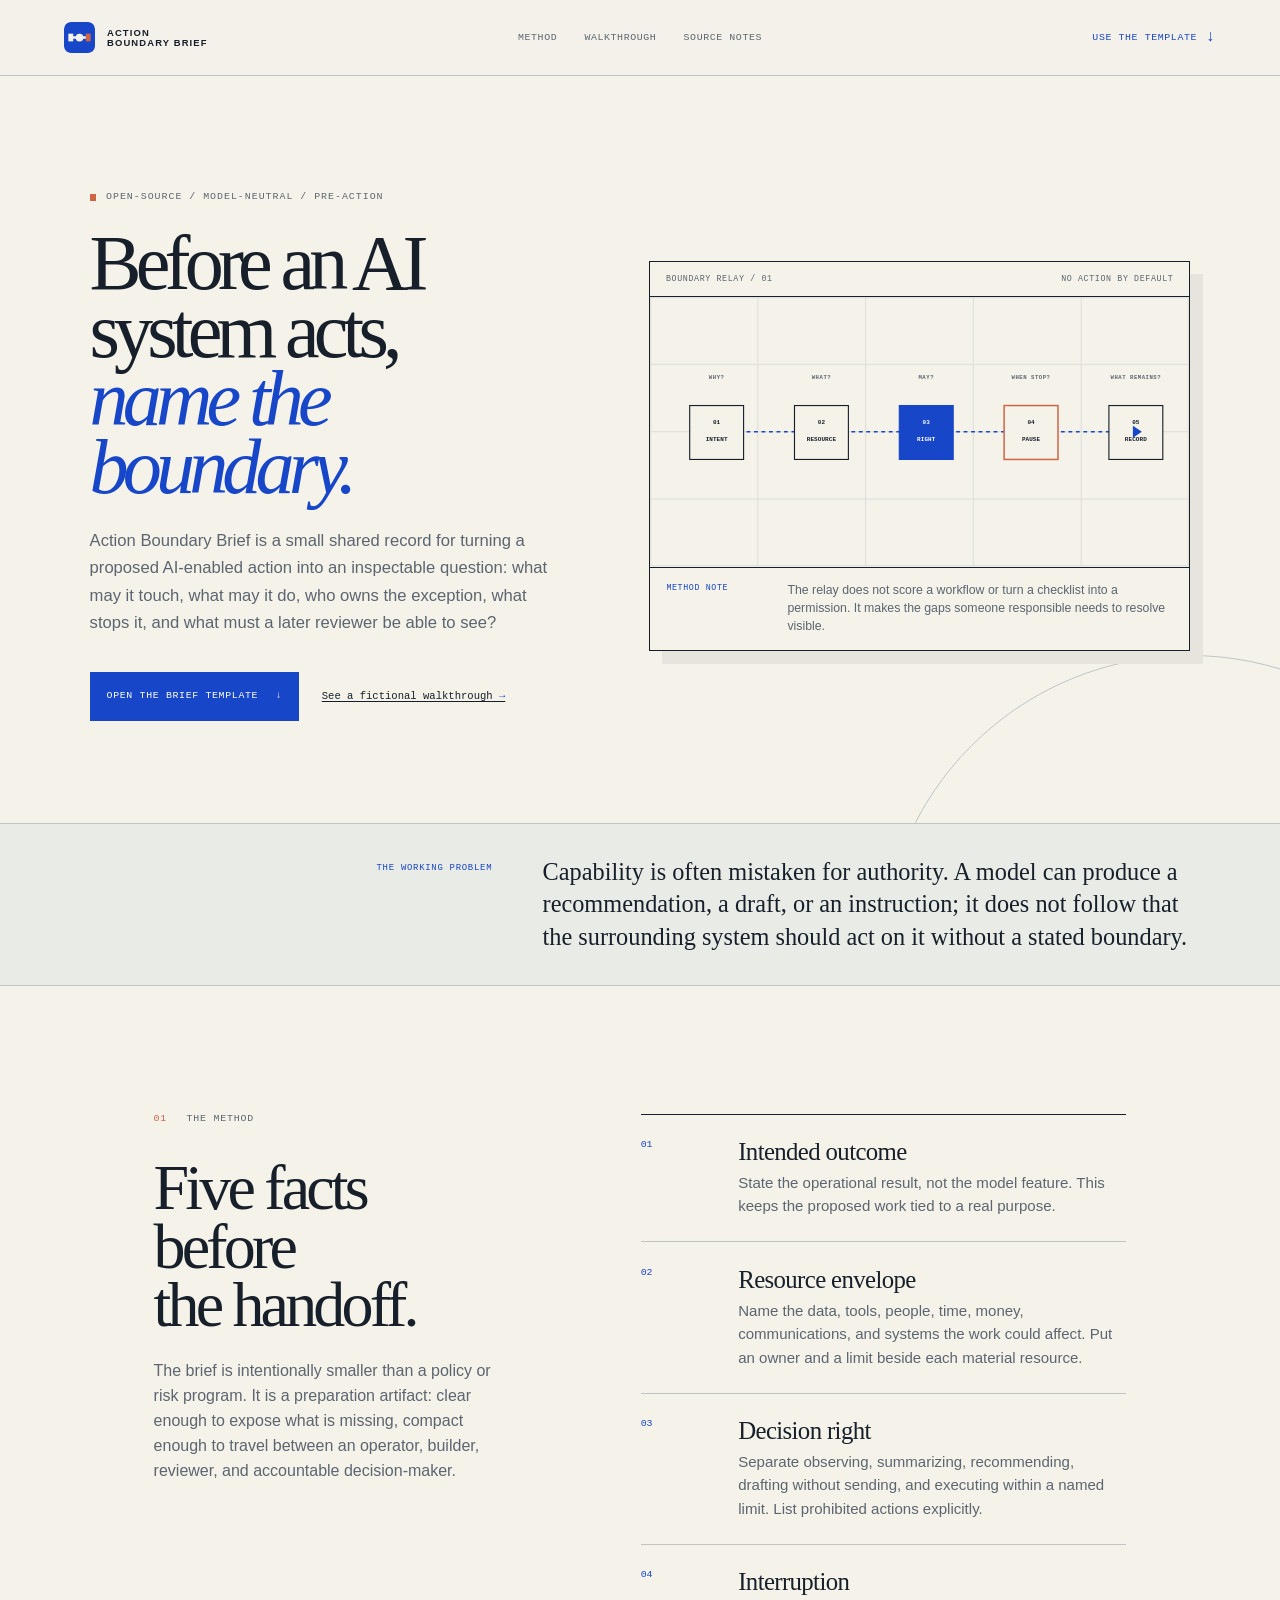
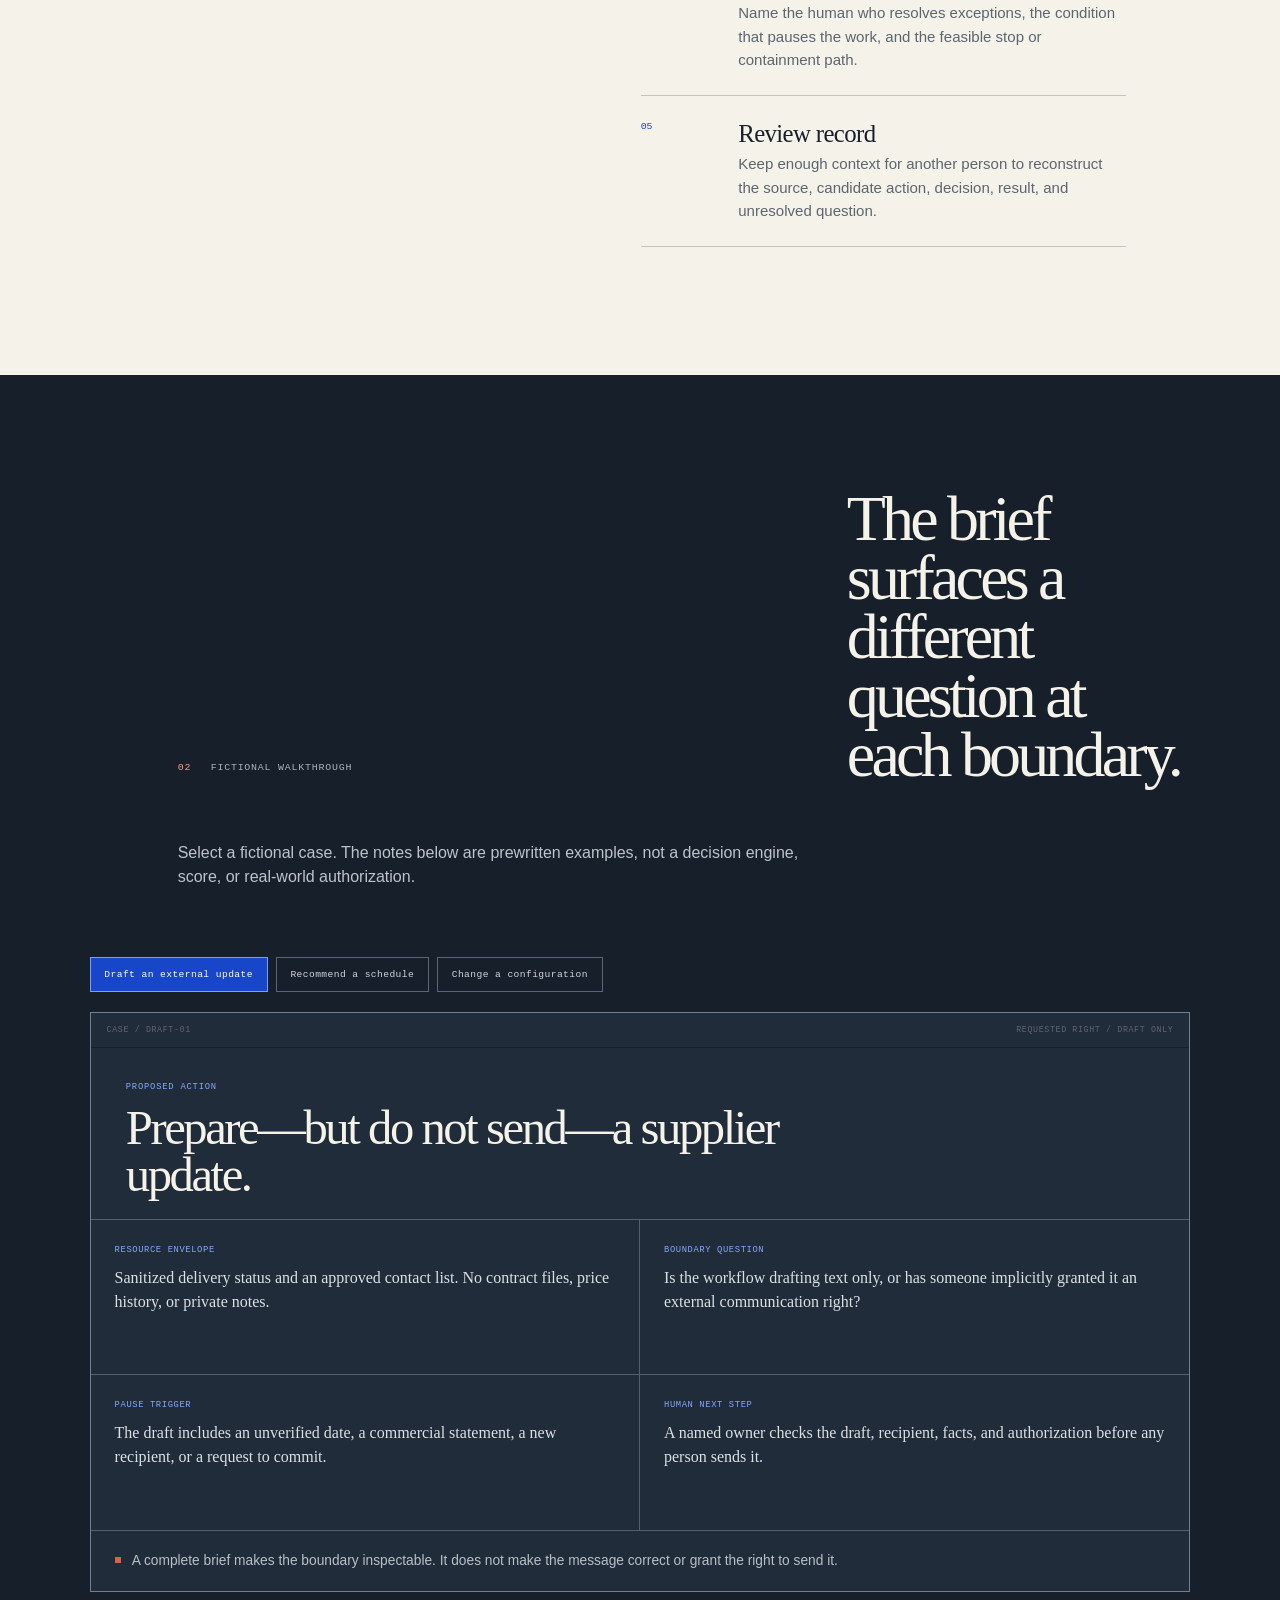
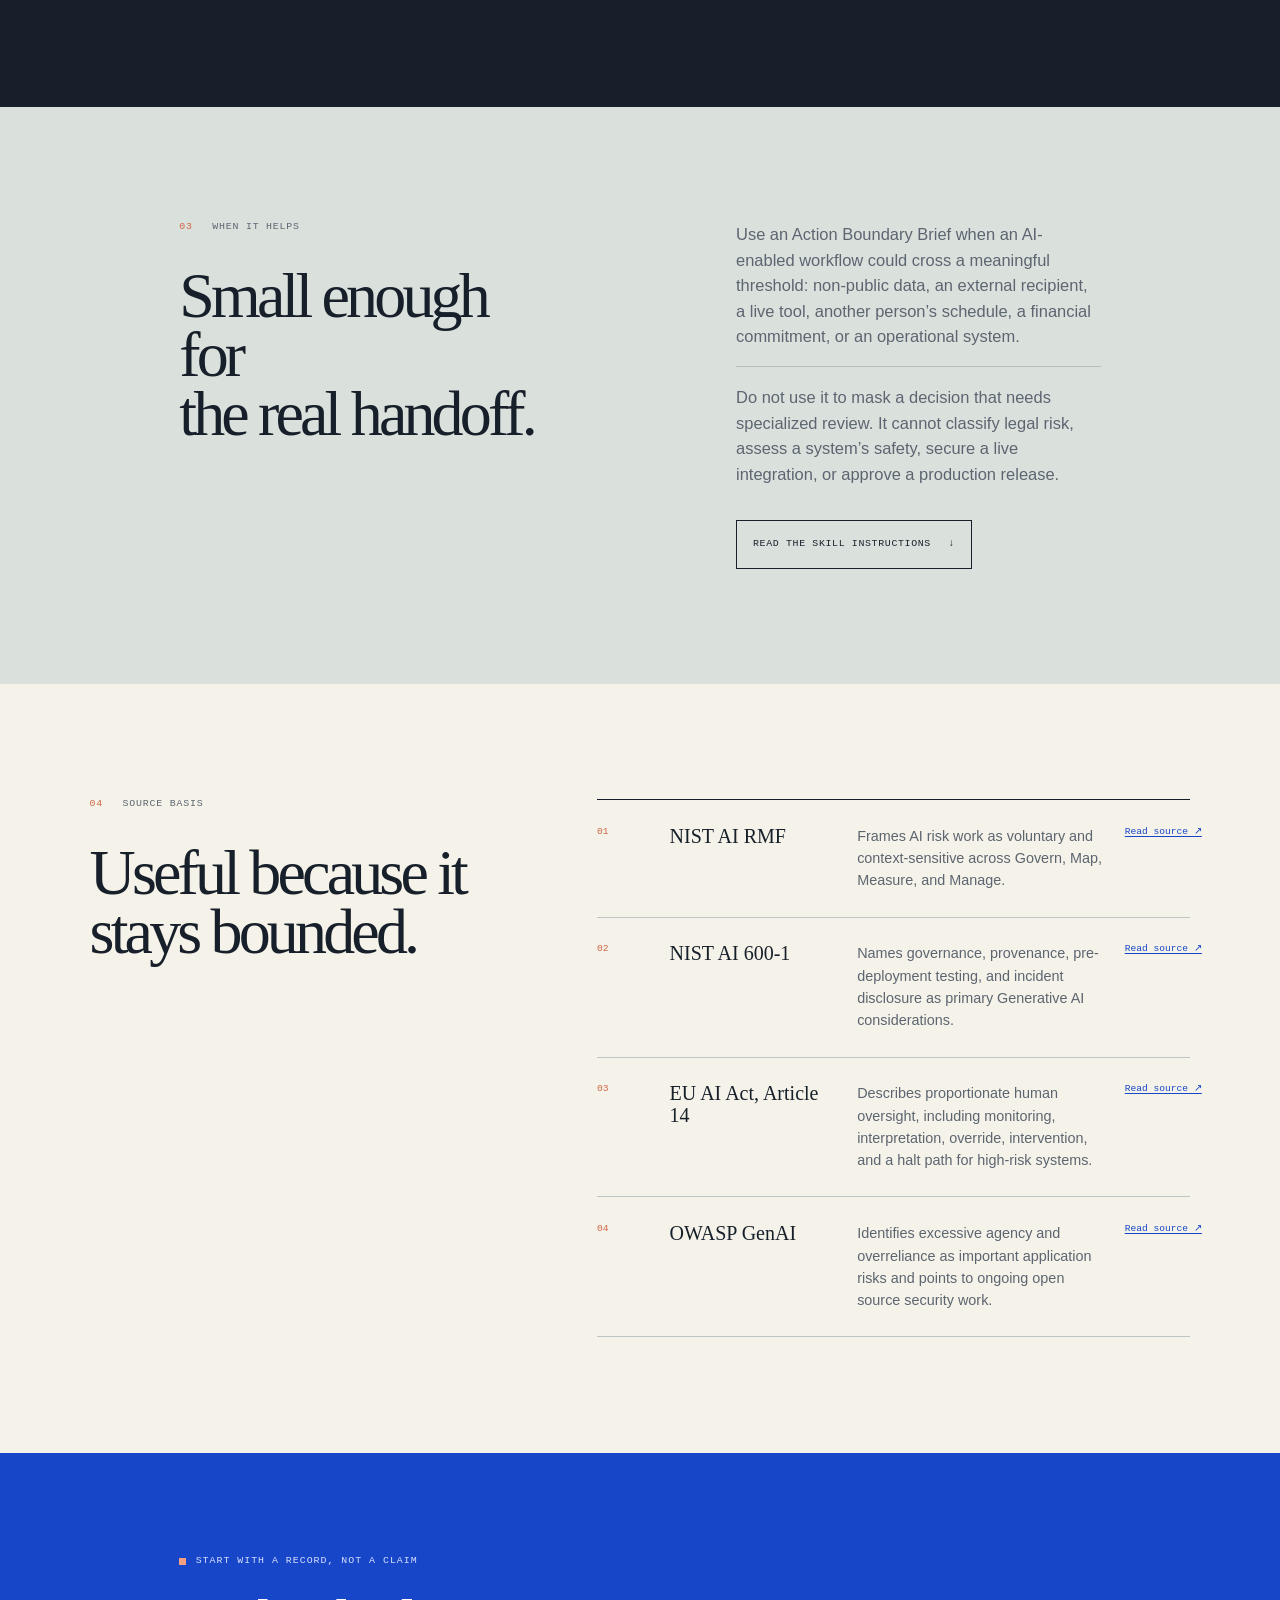
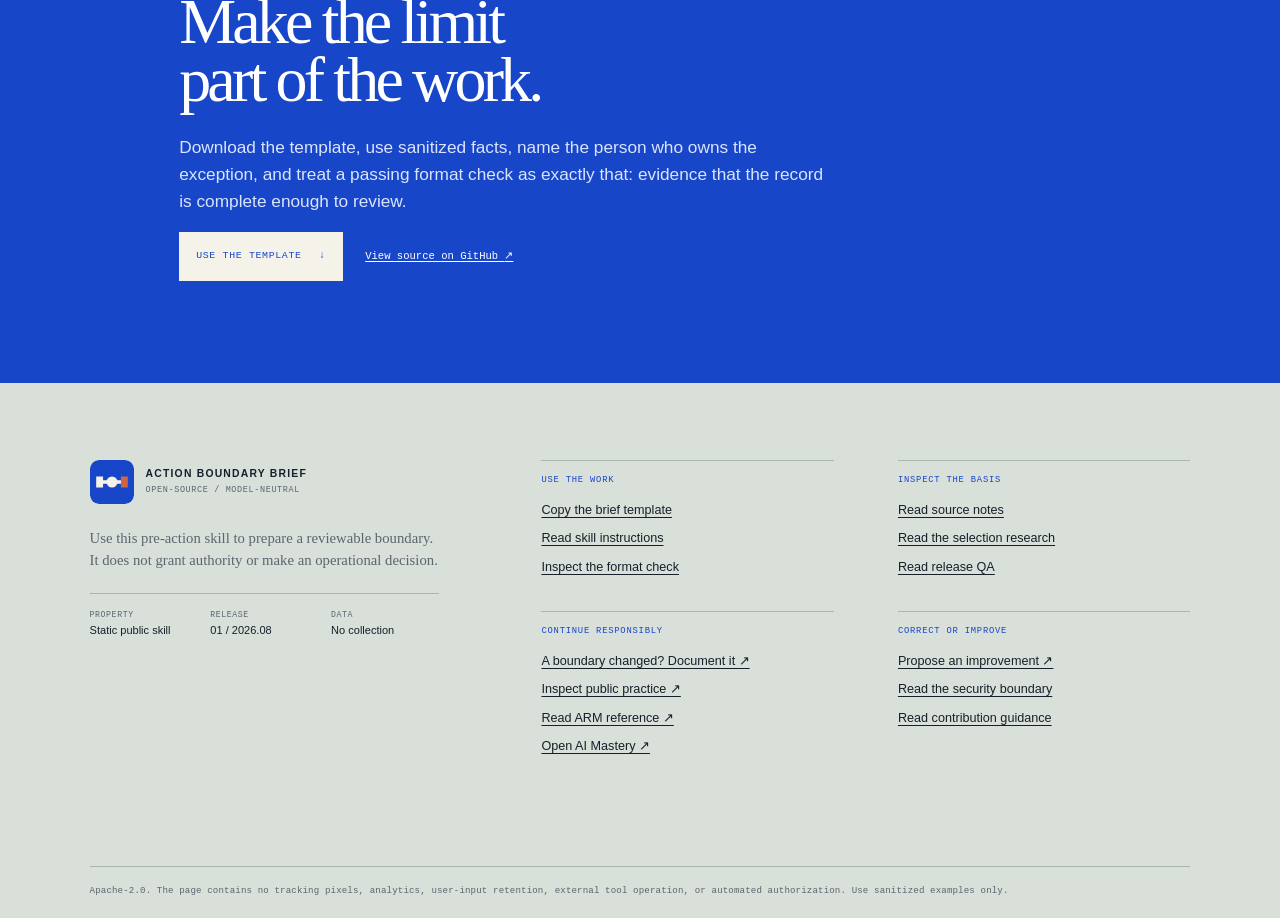
<file: index.html>
<!doctype html>
<html lang="en">
<head>
  <meta charset="utf-8">
  <meta name="viewport" content="width=device-width, initial-scale=1">
  <title>Action Boundary Brief — A Pre-Action Skill for AI-Enabled Work</title>
  <meta name="description" content="An open-source, model-neutral pre-action skill that records the resource boundary, decision right, accountable human, interruption path, and review record before an AI-enabled workflow acts.">
  <meta name="author" content="Virtualmase">
  <meta name="robots" content="index,follow,max-image-preview:large,max-snippet:-1,max-video-preview:-1">
  <link rel="canonical" href="https://virtualmase.github.io/action-boundary-brief/">
  <meta name="theme-color" content="#1746c8">
  <meta property="og:type" content="website">
  <meta property="og:site_name" content="Action Boundary Brief">
  <meta property="og:title" content="Action Boundary Brief — Before an AI System Acts">
  <meta property="og:description" content="A small open-source skill for making AI-enabled work inspectable before access becomes authority.">
  <meta property="og:url" content="https://virtualmase.github.io/action-boundary-brief/">
  <meta property="og:image" content="https://virtualmase.github.io/action-boundary-brief/og-image.png">
  <meta property="og:image:width" content="1200">
  <meta property="og:image:height" content="630">
  <meta property="og:image:alt" content="Action Boundary Brief: Before an AI system acts, name the boundary.">
  <meta property="og:locale" content="en_US">
  <meta name="twitter:card" content="summary_large_image">
  <meta name="twitter:title" content="Action Boundary Brief — Before an AI System Acts">
  <meta name="twitter:description" content="Name the boundary before access becomes authority.">
  <meta name="twitter:image" content="https://virtualmase.github.io/action-boundary-brief/og-image.png">
  <meta name="twitter:image:alt" content="Action Boundary Brief relay mark and pre-action boundary statement.">
  <link rel="icon" href="favicon.svg" type="image/svg+xml">
  <link rel="icon" href="favicon-48.png" sizes="48x48" type="image/png">
  <link rel="apple-touch-icon" href="favicon-180.png" sizes="180x180">
  <link rel="manifest" href="manifest.webmanifest">
  <link rel="stylesheet" href="styles.css">
  <link rel="stylesheet" href="identity-seo.css">
  <script>document.documentElement.classList.add('js');</script>
  <script type="application/ld+json">
  {
    "@context":"https://schema.org",
    "@graph":[
      {"@type":"WebSite","@id":"https://virtualmase.github.io/action-boundary-brief/#website","name":"Action Boundary Brief","url":"https://virtualmase.github.io/action-boundary-brief/","inLanguage":"en","description":"A public, open-source skill for making AI-enabled work inspectable before access becomes authority."},
      {"@type":"WebPage","@id":"https://virtualmase.github.io/action-boundary-brief/#webpage","url":"https://virtualmase.github.io/action-boundary-brief/","name":"Action Boundary Brief — A Pre-Action Skill for AI-Enabled Work","description":"A model-neutral pre-action skill that records an intended outcome, resource envelope, decision right, accountable human, interruption path, and review record.","isPartOf":{"@id":"https://virtualmase.github.io/action-boundary-brief/#website"},"inLanguage":"en","primaryImageOfPage":{"@type":"ImageObject","url":"https://virtualmase.github.io/action-boundary-brief/og-image.png","width":1200,"height":630}},
      {"@type":"SoftwareSourceCode","@id":"https://virtualmase.github.io/action-boundary-brief/#source","name":"Action Boundary Brief","codeRepository":"https://github.com/virtualmase/action-boundary-brief","programmingLanguage":["Markdown","Python","JavaScript","HTML","CSS"],"license":"https://www.apache.org/licenses/LICENSE-2.0","isBasedOn":["https://www.nist.gov/itl/ai-risk-management-framework","https://doi.org/10.6028/NIST.AI.600-1","https://ai-act-service-desk.ec.europa.eu/en/ai-act/article-14","https://owasp.org/www-project-top-10-for-large-language-model-applications/"],"description":"A model-neutral pre-action skill for documenting an AI-enabled action’s intended outcome, resource envelope, decision right, accountable person, interruption path, and review record."}
    ]
  }
  </script>
</head>
<body>
  <a class="skip-link" href="#main">Skip to the brief</a>
  <header class="site-header">
    <a class="brand" href="#top" aria-label="Action Boundary Brief home"><img class="brand-symbol" src="favicon.svg" alt=""><span>ACTION<br>BOUNDARY BRIEF</span></a>
    <nav class="desktop-nav" aria-label="Page navigation"><a href="#method">Method</a><a href="#walkthrough">Walkthrough</a><a href="#sources">Source notes</a></nav>
    <a class="header-link" href="templates/action-boundary-brief.md">Use the template <span aria-hidden="true">↓</span></a>
    <button class="menu-toggle" type="button" aria-expanded="false" aria-controls="mobile-menu" aria-label="Open navigation"><span></span><span></span></button>
    <nav class="mobile-menu" id="mobile-menu" aria-label="Mobile navigation"><a href="#method">Method</a><a href="#walkthrough">Walkthrough</a><a href="#sources">Source notes</a><a href="templates/action-boundary-brief.md">Use the template</a></nav>
  </header>
  <main id="main">
    <section class="hero" id="top" aria-labelledby="hero-title">
      <div class="hero-copy"><p class="eyebrow"><i></i> OPEN-SOURCE / MODEL-NEUTRAL / PRE-ACTION</p><h1 id="hero-title">Before an AI system acts,<br><em>name the boundary.</em></h1><p class="hero-deck">Action Boundary Brief is a small shared record for turning a proposed AI-enabled action into an inspectable question: what may it touch, what may it do, who owns the exception, what stops it, and what must a later reviewer be able to see?</p><div class="hero-actions"><a class="button button-primary" href="templates/action-boundary-brief.md">Open the brief template <span aria-hidden="true">↓</span></a><a class="text-link" href="#walkthrough">See a fictional walkthrough <span aria-hidden="true">→</span></a></div></div>
      <figure class="relay-figure" aria-labelledby="relay-caption"><div class="panel-meta"><span>BOUNDARY RELAY / 01</span><span>NO ACTION BY DEFAULT</span></div><svg viewBox="0 0 720 360" role="img" aria-labelledby="relay-title relay-description"><title id="relay-title">The Action Boundary Brief relay</title><desc id="relay-description">A proposed action moves through five gates: intent, resources, right, interruption, and record. Each gate requires an explicit fact before the next stage can be reviewed.</desc><path class="grid" d="M1 1h718v358H1zM1 90h718M1 180h718M1 270h718M144 1v358M288 1v358M432 1v358M576 1v358"/><path class="route" d="M59 180h601"/><g class="gate"><rect x="53" y="145" width="72" height="72"/><text x="89" y="169">01</text><text x="89" y="193">INTENT</text></g><g class="gate"><rect x="193" y="145" width="72" height="72"/><text x="229" y="169">02</text><text x="229" y="193">RESOURCE</text></g><g class="gate active"><rect x="333" y="145" width="72" height="72"/><text x="369" y="169">03</text><text x="369" y="193">RIGHT</text></g><g class="gate pause"><rect x="473" y="145" width="72" height="72"/><text x="509" y="169">04</text><text x="509" y="193">PAUSE</text></g><g class="gate"><rect x="613" y="145" width="72" height="72"/><text x="649" y="169">05</text><text x="649" y="193">RECORD</text></g><text class="micro-label" x="89" y="110">WHY?</text><text class="micro-label" x="229" y="110">WHAT?</text><text class="micro-label" x="369" y="110">MAY?</text><text class="micro-label" x="509" y="110">WHEN STOP?</text><text class="micro-label" x="649" y="110">WHAT REMAINS?</text><path class="arrow" d="m657 180-12-8v16z"/></svg><figcaption id="relay-caption"><span>METHOD NOTE</span> The relay does not score a workflow or turn a checklist into a permission. It makes the gaps someone responsible needs to resolve visible.</figcaption></figure>
    </section>
    <section class="statement"><p><span>THE WORKING PROBLEM</span> Capability is often mistaken for authority. A model can produce a recommendation, a draft, or an instruction; it does not follow that the surrounding system should act on it without a stated boundary.</p></section>
    <section class="method" id="method" aria-labelledby="method-title"><div class="section-intro"><p class="section-label"><b>01</b> THE METHOD</p><h2 id="method-title">Five facts before<br>the handoff.</h2><p>The brief is intentionally smaller than a policy or risk program. It is a preparation artifact: clear enough to expose what is missing, compact enough to travel between an operator, builder, reviewer, and accountable decision-maker.</p></div><ol class="method-steps"><li><span>01</span><div><h3>Intended outcome</h3><p>State the operational result, not the model feature. This keeps the proposed work tied to a real purpose.</p></div></li><li><span>02</span><div><h3>Resource envelope</h3><p>Name the data, tools, people, time, money, communications, and systems the work could affect. Put an owner and a limit beside each material resource.</p></div></li><li><span>03</span><div><h3>Decision right</h3><p>Separate observing, summarizing, recommending, drafting without sending, and executing within a named limit. List prohibited actions explicitly.</p></div></li><li><span>04</span><div><h3>Interruption</h3><p>Name the human who resolves exceptions, the condition that pauses the work, and the feasible stop or containment path.</p></div></li><li><span>05</span><div><h3>Review record</h3><p>Keep enough context for another person to reconstruct the source, candidate action, decision, result, and unresolved question.</p></div></li></ol></section>
    <section class="walkthrough" id="walkthrough" aria-labelledby="walkthrough-title"><div class="walkthrough-head"><p class="section-label"><b>02</b> FICTIONAL WALKTHROUGH</p><h2 id="walkthrough-title">The brief surfaces a<br>different question at each boundary.</h2><p>Select a fictional case. The notes below are prewritten examples, not a decision engine, score, or real-world authorization.</p></div><div class="case-selector" role="group" aria-label="Choose a fictional walkthrough case"><button class="case-button is-selected" type="button" data-case="draft">Draft an external update</button><button class="case-button" type="button" data-case="schedule">Recommend a schedule</button><button class="case-button" type="button" data-case="config">Change a configuration</button></div><article class="case-sheet" aria-live="polite"><div class="case-meta"><span id="case-code">CASE / DRAFT-01</span><span id="case-state">REQUESTED RIGHT / DRAFT ONLY</span></div><div class="case-title"><p>PROPOSED ACTION</p><h3 id="case-title">Prepare—but do not send—a supplier update.</h3></div><dl class="case-grid"><div><dt>Resource envelope</dt><dd id="case-resource">Sanitized delivery status and an approved contact list. No contract files, price history, or private notes.</dd></div><div><dt>Boundary question</dt><dd id="case-question">Is the workflow drafting text only, or has someone implicitly granted it an external communication right?</dd></div><div><dt>Pause trigger</dt><dd id="case-pause">The draft includes an unverified date, a commercial statement, a new recipient, or a request to commit.</dd></div><div><dt>Human next step</dt><dd id="case-next">A named owner checks the draft, recipient, facts, and authorization before any person sends it.</dd></div></dl><p class="case-note"><i></i><span id="case-note">A complete brief makes the boundary inspectable. It does not make the message correct or grant the right to send it.</span></p></article></section>
    <section class="use-boundary"><div><p class="section-label"><b>03</b> WHEN IT HELPS</p><h2>Small enough for<br>the real handoff.</h2></div><div class="use-copy"><p>Use an Action Boundary Brief when an AI-enabled workflow could cross a meaningful threshold: non-public data, an external recipient, a live tool, another person’s schedule, a financial commitment, or an operational system.</p><p>Do not use it to mask a decision that needs specialized review. It cannot classify legal risk, assess a system’s safety, secure a live integration, or approve a production release.</p><a class="button button-outline" href="SKILL.md">Read the skill instructions <span aria-hidden="true">↓</span></a></div></section>
    <section class="sources" id="sources" aria-labelledby="sources-title"><div><p class="section-label"><b>04</b> SOURCE BASIS</p><h2 id="sources-title">Useful because it<br>stays bounded.</h2></div><div class="source-list"><article><span>01</span><h3>NIST AI RMF</h3><p>Frames AI risk work as voluntary and context-sensitive across Govern, Map, Measure, and Manage.</p><a href="https://www.nist.gov/itl/ai-risk-management-framework">Read source ↗</a></article><article><span>02</span><h3>NIST AI 600-1</h3><p>Names governance, provenance, pre-deployment testing, and incident disclosure as primary Generative AI considerations.</p><a href="https://doi.org/10.6028/NIST.AI.600-1">Read source ↗</a></article><article><span>03</span><h3>EU AI Act, Article 14</h3><p>Describes proportionate human oversight, including monitoring, interpretation, override, intervention, and a halt path for high-risk systems.</p><a href="https://ai-act-service-desk.ec.europa.eu/en/ai-act/article-14">Read source ↗</a></article><article><span>04</span><h3>OWASP GenAI</h3><p>Identifies excessive agency and overreliance as important application risks and points to ongoing open source security work.</p><a href="https://owasp.org/www-project-top-10-for-large-language-model-applications/">Read source ↗</a></article></div></section>
    <section class="closing"><p class="eyebrow"><i></i> START WITH A RECORD, NOT A CLAIM</p><h2>Make the limit<br>part of the work.</h2><p>Download the template, use sanitized facts, name the person who owns the exception, and treat a passing format check as exactly that: evidence that the record is complete enough to review.</p><div><a class="button button-primary" href="templates/action-boundary-brief.md">Use the template <span aria-hidden="true">↓</span></a><a class="text-link" href="https://github.com/virtualmase/action-boundary-brief">View source on GitHub <span aria-hidden="true">↗</span></a></div></section>
  </main>
  <footer class="site-footer site-footer--operating" aria-label="Action Boundary Brief continuation routes">
    <div class="footer-overview"><a class="footer-identity" href="#top"><img src="favicon.svg" alt="" width="48" height="48"><span><strong>ACTION BOUNDARY BRIEF</strong><small>OPEN-SOURCE / MODEL-NEUTRAL</small></span></a><p>Use this pre-action skill to prepare a reviewable boundary. It does not grant authority or make an operational decision.</p><dl class="release-status"><div><dt>PROPERTY</dt><dd>Static public skill</dd></div><div><dt>RELEASE</dt><dd>01 / 2026.08</dd></div><div><dt>DATA</dt><dd>No collection</dd></div></dl></div>
    <div class="footer-route-grid"><section><h2>Use the work</h2><a href="templates/action-boundary-brief.md">Copy the brief template</a><a href="SKILL.md">Read skill instructions</a><a href="scripts/validate_boundary_brief.py">Inspect the format check</a></section><section><h2>Inspect the basis</h2><a href="references/source-notes.md">Read source notes</a><a href="research/discovery.md">Read the selection research</a><a href="QA.md">Read release QA</a></section><section><h2>Continue responsibly</h2><a href="https://virtualmase.github.io/ai-change-record/">A boundary changed? Document it ↗</a><a href="https://autonomousresourcemanagement.com/practice/">Inspect public practice ↗</a><a href="https://autonomousresourcemanagement.com/">Read ARM reference ↗</a><a href="https://virtualmase.github.io/ai-mastery/">Open AI Mastery ↗</a></section><section><h2>Correct or improve</h2><a href="https://github.com/virtualmase/action-boundary-brief/issues">Propose an improvement ↗</a><a href="SECURITY.md">Read the security boundary</a><a href="CONTRIBUTING.md">Read contribution guidance</a></section></div>
    <p class="footer-boundary">Apache-2.0. The page contains no tracking pixels, analytics, user-input retention, external tool operation, or automated authorization. Use sanitized examples only.</p>
  </footer>
  <script src="script.js" defer></script>
</body>
</html>
</file>
<file: styles.css>
/* Decision Relay — light technical wayfinding; cobalt signals named boundary, rust signals pause/unknown. */
:root{--paper:#f4f2e9;--paper-deep:#e6e4dc;--ink:#17202a;--soft:#5c6570;--line:#bfc5c5;--cobalt:#1746c8;--cobalt-deep:#0e2d83;--rust:#ce6545;--serif:Georgia,"Times New Roman",serif;--sans:Arial,Helvetica,sans-serif;--mono:"SFMono-Regular",Consolas,"Liberation Mono",monospace;--ease:cubic-bezier(.23,1,.32,1)}*{box-sizing:border-box}html{scroll-behavior:smooth}body{margin:0;min-width:320px;background:var(--paper);color:var(--ink);font:16px/1.55 var(--sans)}a{color:inherit;text-underline-offset:.2em;text-decoration-thickness:1px}a:focus-visible,button:focus-visible{outline:3px solid var(--rust);outline-offset:4px}.skip-link{position:fixed;z-index:30;top:.75rem;left:.75rem;padding:.75rem 1rem;background:var(--cobalt);color:#fff;transform:translateY(-200%)}.skip-link:focus{transform:translateY(0)}.site-header{min-height:76px;padding:0 clamp(1.2rem,5vw,5rem);display:grid;grid-template-columns:minmax(200px,1fr) auto minmax(200px,1fr);align-items:center;border-bottom:1px solid var(--line);background:color-mix(in srgb,var(--paper) 94%,transparent);position:relative;z-index:5}.brand{display:inline-flex;align-items:center;gap:.75rem;width:max-content;text-decoration:none;font:700 .59rem/.98 var(--sans);letter-spacing:.12em}.brand svg,.footer-mark svg{width:58px;height:24px;fill:none;stroke:var(--cobalt);stroke-width:2}.desktop-nav{display:flex;gap:1.7rem}.desktop-nav a,.header-link{color:var(--soft);font:.62rem/1 var(--mono);letter-spacing:.06em;text-decoration:none;text-transform:uppercase}.desktop-nav a:hover,.header-link{color:var(--cobalt)}.header-link{justify-self:end;display:inline-flex;gap:.55rem}.header-link span{font-size:1rem;line-height:.5}.menu-toggle,.mobile-menu{display:none}.hero{display:grid;grid-template-columns:minmax(340px,.93fr) minmax(450px,1.07fr);gap:clamp(2rem,7vw,8rem);min-height:690px;padding:clamp(4rem,9vw,9rem) clamp(1.25rem,7vw,9rem) clamp(4rem,8vw,7rem);overflow:hidden;position:relative}.hero:before{content:"";position:absolute;right:-17vw;bottom:-35vw;width:48vw;height:48vw;min-width:500px;min-height:500px;border:1px solid var(--line);border-radius:50%;pointer-events:none}.hero-copy{align-self:center;position:relative;z-index:1}.eyebrow{display:flex;gap:.6rem;align-items:center;margin:0 0 1.55rem;color:var(--soft);font:.62rem/1.3 var(--mono);letter-spacing:.1em}.eyebrow i{display:block;width:.43rem;height:.43rem;background:var(--rust)}h1,h2,h3,p{margin-top:0}h1{margin-bottom:1.65rem;font:400 clamp(3.35rem,6.1vw,6.8rem)/.87 var(--serif);letter-spacing:-.075em}h1 em,h2 em{color:var(--cobalt)}.hero-deck{max-width:630px;margin-bottom:2.2rem;color:var(--soft);font-size:clamp(1rem,1.3vw,1.17rem);line-height:1.65}.hero-actions,.closing>div{display:flex;flex-wrap:wrap;align-items:center;gap:1.4rem}.button{display:inline-flex;align-items:center;justify-content:space-between;gap:1.1rem;min-height:49px;padding:.96rem 1rem;text-decoration:none;font:.62rem/1 var(--mono);letter-spacing:.065em;text-transform:uppercase}.button-primary{border:1px solid var(--cobalt);background:var(--cobalt);color:#fff}.button-primary:hover{background:var(--cobalt-deep)}.button-outline{border:1px solid var(--ink);color:var(--ink)}.button-outline:hover{border-color:var(--cobalt);color:var(--cobalt)}.text-link{font:.66rem/1 var(--mono);color:var(--ink)}.text-link span{color:var(--cobalt)}.relay-figure{align-self:center;position:relative;z-index:1;margin:0;border:1px solid var(--ink);background:var(--paper);box-shadow:13px 13px 0 var(--paper-deep)}.panel-meta,.case-meta{display:flex;justify-content:space-between;gap:.75rem;padding:.8rem 1rem;border-bottom:1px solid var(--ink);font:.52rem/1 var(--mono);letter-spacing:.075em;color:var(--soft)}.relay-figure svg{display:block;width:100%;height:auto}.grid{fill:none;stroke:#d6d9d4;stroke-width:1}.route{stroke:var(--cobalt);stroke-width:2;stroke-dasharray:5 5}.gate rect{fill:var(--paper);stroke:var(--ink);stroke-width:1.5}.gate text{font:700 8px var(--mono);text-anchor:middle;fill:var(--ink);letter-spacing:.1px}.gate.active rect{fill:var(--cobalt);stroke:var(--cobalt)}.gate.active text{fill:#fff}.gate.pause rect{stroke:var(--rust);stroke-width:2}.micro-label{font:700 7.5px var(--mono);text-anchor:middle;fill:var(--soft);letter-spacing:.7px}.arrow{fill:var(--cobalt)}.relay-figure figcaption{display:grid;grid-template-columns:105px 1fr;gap:1rem;padding:.9rem 1rem;border-top:1px solid var(--ink);color:var(--soft);font-size:.77rem;line-height:1.45}.relay-figure figcaption span{color:var(--cobalt);font:.52rem/1.4 var(--mono);letter-spacing:.075em}.statement{display:grid;grid-template-columns:1fr minmax(300px,2fr) minmax(240px,.6fr);padding:2rem clamp(1.25rem,7vw,9rem);border-top:1px solid var(--line);border-bottom:1px solid var(--line);background:#e9ebe7}.statement p{grid-column:2 / span 2;display:grid;grid-template-columns:150px 1fr;gap:1rem;margin:0;font:clamp(1.15rem,1.9vw,1.65rem)/1.32 var(--serif)}.statement span{padding-top:.33rem;color:var(--cobalt);font:.56rem/1.35 var(--mono);letter-spacing:.08em}.method{display:grid;grid-template-columns:minmax(300px,.85fr) minmax(400px,1.15fr);gap:clamp(3rem,10vw,12rem);padding:clamp(4.5rem,10vw,10rem) clamp(1.25rem,12vw,15rem)}.section-label{margin:0 0 2.2rem;color:var(--soft);font:.62rem/1 var(--mono);letter-spacing:.08em}.section-label b{margin-right:.8rem;color:var(--rust);font-weight:400}.section-intro h2,.walkthrough h2,.use-boundary h2,.sources h2,.closing h2{margin-bottom:1.5rem;font:400 clamp(2.7rem,5vw,5.1rem)/.92 var(--serif);letter-spacing:-.06em}.section-intro>p:last-child{max-width:460px;color:var(--soft)}.method-steps{margin:0;padding:0;list-style:none;border-top:1px solid var(--ink)}.method-steps li{display:grid;grid-template-columns:80px 1fr;gap:1.1rem;padding:1.48rem 0;border-bottom:1px solid var(--line)}.method-steps li>span{color:var(--cobalt);font:.62rem/1.5 var(--mono)}.method-steps h3{margin:0 0 .35rem;font:400 1.55rem/1.1 var(--serif);letter-spacing:-.025em}.method-steps p{margin:0;color:var(--soft);font-size:.94rem}.walkthrough{padding:clamp(4.5rem,9vw,9rem) clamp(1.25rem,7vw,9rem);background:var(--ink);color:var(--paper)}.walkthrough-head{display:grid;grid-template-columns:minmax(390px,1.15fr) minmax(230px,.62fr);gap:2rem;align-items:end;margin-left:8%;max-width:1050px}.walkthrough .section-label{color:#aab3bd}.walkthrough .section-label b{color:#f2a083}.walkthrough-head p:last-child{color:#bcc3cb}.case-selector{display:flex;flex-wrap:wrap;gap:.5rem;margin:3.2rem 0 1.25rem}.case-button{padding:.72rem .86rem;border:1px solid #5a6674;background:transparent;color:#cfd5d9;font:.6rem/1 var(--mono);letter-spacing:.045em;cursor:pointer}.case-button:hover,.case-button.is-selected{border-color:#7c9cff;background:var(--cobalt);color:#fff}.case-sheet{border:1px solid #718091;background:#202c39}.case-title{padding:2.2rem 2.2rem 1.2rem;border-bottom:1px solid #526070}.case-title p{margin-bottom:.8rem;color:#88a5ff;font:.55rem/1 var(--mono);letter-spacing:.09em}.case-title h3{max-width:700px;margin:0;font:400 clamp(2rem,3.8vw,4rem)/.98 var(--serif);letter-spacing:-.05em}.case-grid{display:grid;grid-template-columns:repeat(2,minmax(0,1fr));margin:0}.case-grid div{min-height:155px;padding:1.5rem;border-right:1px solid #526070;border-bottom:1px solid #526070}.case-grid div:nth-child(2n){border-right:0}.case-grid div:nth-last-child(-n+2){border-bottom:0}.case-grid dt{margin-bottom:.6rem;color:#88a5ff;font:.55rem/1.4 var(--mono);letter-spacing:.07em;text-transform:uppercase}.case-grid dd{margin:0;color:#dbe0e4;font:1rem/1.47 var(--serif)}.case-note{display:flex;gap:.65rem;margin:0;padding:1.2rem 1.5rem;border-top:1px solid #526070;color:#b6c0c8;font-size:.86rem}.case-note i{flex:0 0 .42rem;height:.42rem;margin-top:.4rem;background:var(--rust)}.use-boundary{display:grid;grid-template-columns:minmax(300px,.8fr) minmax(300px,.8fr);justify-content:space-between;gap:clamp(3rem,15vw,17rem);padding:clamp(4.5rem,9vw,9rem) clamp(1.25rem,14vw,18rem);background:#dae1dd}.use-copy{max-width:510px}.use-copy p{color:var(--soft);font-size:1.03rem}.use-copy p+p{padding-top:1.1rem;border-top:1px solid #b4bfbb}.use-copy .button{margin-top:1rem}.sources{display:grid;grid-template-columns:minmax(280px,.78fr) minmax(430px,1.22fr);gap:clamp(3rem,10vw,12rem);padding:clamp(4.5rem,9vw,9rem) clamp(1.25rem,7vw,9rem)}.source-list{border-top:1px solid var(--ink)}.source-list article{display:grid;grid-template-columns:55px minmax(170px,.5fr) minmax(250px,1fr) max-content;gap:1.1rem;align-items:start;padding:1.55rem 0;border-bottom:1px solid var(--line)}.source-list span{color:var(--rust);font:.6rem/1.5 var(--mono)}.source-list h3{margin:0;font:400 1.25rem/1.1 var(--serif)}.source-list p{margin:0;color:var(--soft);font-size:.9rem}.source-list a{color:var(--cobalt);font:.6rem/1.4 var(--mono);white-space:nowrap}.closing{padding:clamp(4rem,8vw,8rem) clamp(1.25rem,14vw,18rem);background:var(--cobalt);color:#fff}.closing .eyebrow{color:#d7e0ff}.closing .eyebrow i{background:#f3a082}.closing h2{max-width:900px}.closing>p:not(.eyebrow){max-width:650px;color:#dbe4ff;font-size:1.08rem}.closing .button-primary{background:var(--paper);border-color:var(--paper);color:var(--cobalt)}.closing .text-link{color:#fff}.closing .text-link span{color:#fff}.site-footer{display:grid;grid-template-columns:minmax(220px,.6fr) minmax(430px,1.4fr);gap:2.5rem;padding:2.7rem clamp(1.25rem,7vw,9rem) 1.25rem;background:#cbd2cc}.footer-mark{display:flex;align-items:flex-start;gap:.75rem}.footer-mark p{display:grid;gap:.25rem;margin:0}.footer-mark strong{font:.63rem/1 var(--sans);letter-spacing:.11em}.footer-mark span,.footer-note{color:var(--soft);font:.58rem/1.5 var(--mono)}.footer-links{display:grid;grid-template-columns:repeat(2,max-content);gap:.6rem 3rem}.footer-links a{font-size:.78rem}.footer-note{grid-column:1/-1;margin:1.5rem 0 0;padding-top:1rem;border-top:1px solid #a6b1aa}@media (prefers-reduced-motion:no-preference){.relay-figure{animation:enter .52s var(--ease) both}@keyframes enter{from{opacity:0;transform:translate(12px,12px)}to{opacity:1;transform:none}}.case-sheet{transition:opacity .2s var(--ease),transform .2s var(--ease)}.case-sheet.is-updating{opacity:.55;transform:translateY(3px)}}@media (max-width:900px){.site-header{grid-template-columns:1fr auto}.desktop-nav,.header-link{display:none}.menu-toggle{display:grid;gap:5px;padding:.5rem;border:0;background:transparent;color:var(--ink);cursor:pointer}.menu-toggle span{display:block;width:25px;height:1px;background:currentColor}.mobile-menu{position:absolute;z-index:7;top:100%;right:0;left:0;padding:1.1rem clamp(1.2rem,5vw,5rem) 1.4rem;border-bottom:1px solid var(--line);background:var(--paper)}.mobile-menu.is-open{display:grid;gap:1rem}.mobile-menu a{color:var(--soft);font:.65rem/1 var(--mono);text-decoration:none;letter-spacing:.07em;text-transform:uppercase}.hero{grid-template-columns:1fr;min-height:0}.relay-figure{width:min(100%,720px)}.method,.sources{grid-template-columns:1fr;gap:3rem}.walkthrough-head{grid-template-columns:1fr;margin-left:0}.use-boundary{grid-template-columns:1fr;gap:2rem}.source-list article{grid-template-columns:45px minmax(160px,.5fr) 1fr}.source-list article a{grid-column:2}.site-footer{grid-template-columns:1fr}.footer-links{max-width:580px}}@media(max-width:600px){.site-header{min-height:68px;padding:0 1.15rem}.hero{padding:4rem 1.25rem}.hero:before{right:-100vw;bottom:-95vw}.relay-figure figcaption{grid-template-columns:1fr;gap:.35rem}.statement{display:block;padding:1.6rem 1.25rem}.statement p{display:grid;grid-template-columns:1fr;gap:.5rem}.method,.walkthrough,.sources{padding:4.5rem 1.25rem}.method-steps li{grid-template-columns:48px 1fr}.case-selector{display:grid}.case-button{text-align:left}.case-title{padding:1.5rem}.case-grid{grid-template-columns:1fr}.case-grid div,.case-grid div:nth-child(2n),.case-grid div:nth-last-child(-n+2){min-height:0;border-right:0;border-bottom:1px solid #526070}.case-grid div:last-child{border-bottom:0}.case-note{padding:1.2rem}.use-boundary,.closing{padding:4rem 1.25rem}.source-list article{grid-template-columns:35px 1fr}.source-list article p,.source-list article a{grid-column:2}.site-footer{padding:2.5rem 1.25rem 1.2rem}.footer-links{grid-template-columns:1fr;gap:.75rem}}
</file>
<file: identity-seo.css>
/* Action Boundary Brief identity and discovery layer.
   The high-contrast cobalt relay tile is designed to remain legible at favicon scale.
   Footer follows Use → Inspect → Continue → Correct, making the public skill navigable without keyword stuffing. */
.brand-symbol { width: 31px; height: 31px; display: block; border-radius: 7px; }
.site-footer--operating { display: grid; grid-template-columns: minmax(230px, .7fr) minmax(520px, 1.3fr); gap: clamp(2rem, 8vw, 8rem); padding: clamp(3rem, 6vw, 5.5rem) clamp(1.25rem, 7vw, 9rem) 1.2rem; background: #d9dfd9; }
.site-footer--operating .footer-overview { display: grid; align-content: start; gap: 1.4rem; max-width: 360px; }.footer-identity { display: flex; gap: .75rem; align-items: center; width: max-content; text-decoration: none; }.footer-identity img { width: 44px; height: 44px; border-radius: 9px; }.footer-identity span { display: grid; gap: .3rem; }.footer-identity strong { font: 700 .65rem/1 var(--sans); letter-spacing: .115em; }.footer-identity small { color: var(--soft); font: .53rem/1.2 var(--mono); letter-spacing: .075em; }.site-footer--operating .footer-overview > p { margin: 0; color: var(--soft); font: .92rem/1.5 var(--serif); }
.release-status { display: grid; grid-template-columns: repeat(3, 1fr); gap: .8rem; margin: 0; padding-top: 1rem; border-top: 1px solid #aab5ae; }.release-status div { display: grid; gap: .24rem; }.release-status dt { color: var(--soft); font: .51rem/1.25 var(--mono); letter-spacing: .075em; }.release-status dd { margin: 0; color: var(--ink); font: .69rem/1.25 var(--sans); }
.footer-route-grid { display: grid; grid-template-columns: repeat(2, minmax(0, 1fr)); gap: 2.2rem clamp(1.4rem, 5vw, 5.5rem); }.footer-route-grid section { display: grid; align-content: start; gap: .72rem; padding-top: .85rem; border-top: 1px solid #aab5ae; }.footer-route-grid h2 { margin: 0 0 .25rem; color: var(--cobalt); font: .55rem/1.3 var(--mono); font-weight: 400; letter-spacing: .09em; text-transform: uppercase; }.footer-route-grid a { width: max-content; max-width: 100%; font: .79rem/1.35 var(--sans); }.footer-route-grid a:hover { color: var(--cobalt); }.footer-boundary { grid-column: 1 / -1; margin: .5rem 0 0; padding-top: 1.1rem; border-top: 1px solid #aab5ae; color: var(--soft); font: .57rem/1.55 var(--mono); letter-spacing: .015em; }
@media (max-width: 850px) { .site-footer--operating { grid-template-columns: 1fr; gap: 2.5rem; }.site-footer--operating .footer-overview { max-width: 520px; }.footer-route-grid { max-width: 760px; } }
@media (max-width: 560px) { .site-footer--operating { padding: 3rem 1.25rem 1.2rem; }.footer-route-grid { grid-template-columns: 1fr; gap: 1.8rem; }.release-status { max-width: 340px; } }
</file>
